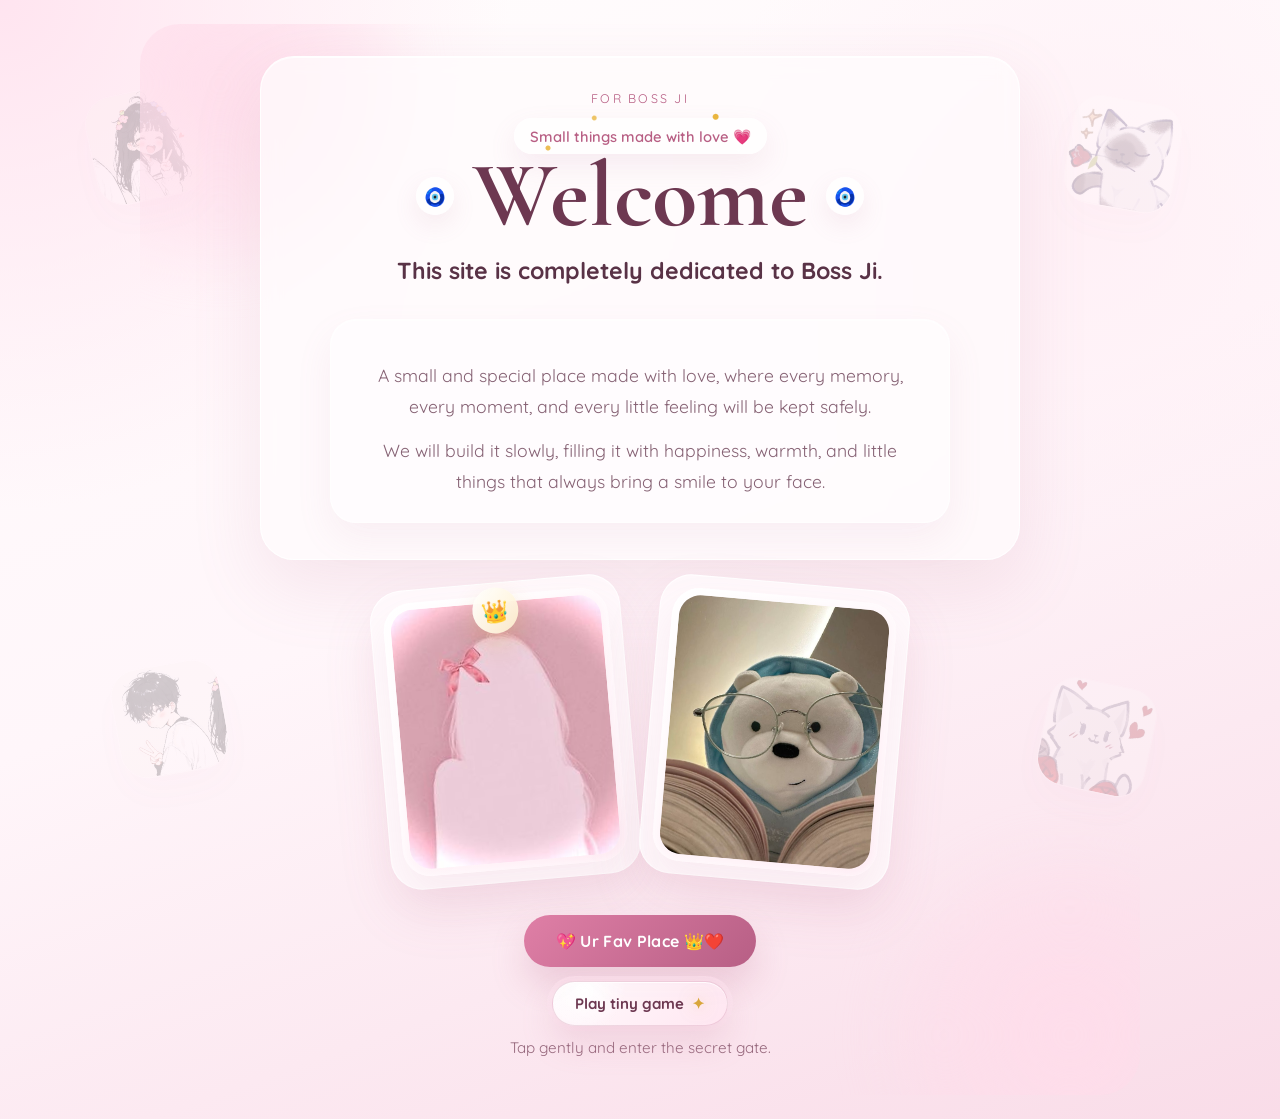
<file: index.html>
<!DOCTYPE html>
<html lang="en">
  <head>
    <meta charset="UTF-8" />
    <meta name="viewport" content="width=device-width, initial-scale=1.0" />
    <title>Welcome Boss Ji</title>
    <link rel="preconnect" href="https://fonts.googleapis.com" />
    <link rel="preconnect" href="https://fonts.gstatic.com" crossorigin />
    <link
      href="https://fonts.googleapis.com/css2?family=Cormorant+Garamond:wght@500;600;700&family=Quicksand:wght@400;500;600;700&display=swap"
      rel="stylesheet"
    />
    <link rel="stylesheet" href="style.css" />
  </head>
  <body class="welcome-page">
    <div class="cursor-spotlight" id="cursorSpotlight" aria-hidden="true"></div>
    <div class="custom-cursor" id="customCursor" aria-hidden="true">
      <span class="custom-cursor-bow">&#127872;</span>
    </div>
    <div class="memory-floats" aria-hidden="true">
      <img class="float-icon float-boy" src="assets/background-icons/match-boy.jpg" alt="" />
      <img class="float-icon float-girl" src="assets/background-icons/match-girl.jpg" alt="" />
      <img class="float-icon float-cat-sleep" src="assets/background-icons/match-cat-sleep.jpg" alt="" />
      <img class="float-icon float-cat-love" src="assets/background-icons/match-cat-love.jpg" alt="" />
    </div>
    <main class="page-shell">
      <section class="hero-card">
        <div class="hero-glow hero-glow-left" aria-hidden="true"></div>
        <div class="hero-glow hero-glow-right" aria-hidden="true"></div>
        <div class="hero-stack">
          <div class="hero-content">
            <div class="hero-text-panel">
              <div class="hero-banner">
                <p class="hero-kicker">For Boss Ji</p>
                <div class="hero-tag-wrap">
                  <div class="hero-tag-sparkles" id="tagSparkles" aria-hidden="true"></div>
                  <div class="hero-tag" id="rotatingTag" aria-live="polite">
                  A little place made only for you &#10024;
                  </div>
                </div>
                <div class="welcome-title-wrap">
                  <span class="welcome-orbit welcome-orbit-left" aria-hidden="true">&#129535;</span>
                  <h1>Welcome</h1>
                  <span class="welcome-orbit welcome-orbit-right" aria-hidden="true">&#129535;</span>
                </div>
                <p class="hero-subtitle">This site is completely dedicated to Boss Ji.</p>
              </div>
              <div class="hero-copy-panel">
                <p class="hero-copy">
                  A small and special place made with love, where every memory,
                  every moment, and every little feeling will be kept safely.
                </p>
                <p class="hero-copy hero-copy-soft">
                  We will build it slowly, filling it with happiness, warmth, and
                  little things that always bring a smile to your face.
                </p>
              </div>
            </div>
          </div>

          <div class="hero-visual" aria-label="Boss Ji memories">
            <div class="visual-strip">
              <div class="visual-card">
                <figure class="photo-frame featured-photo">
                  <span class="crown-badge" aria-hidden="true">&#128081;</span>
                  <img src="assets/boss-ji-pink.jpg" alt="Soft pink portrait illustration" />
                </figure>
              </div>

              <div class="visual-card">
                <figure class="photo-frame">
                  <img src="assets/boss-ji-bear.jpg" alt="Cute teddy with glasses reading a book" />
                </figure>
              </div>
            </div>
          </div>

          <div class="cta-row">
            <button class="main-button" id="openPassword" type="button">
              &#128150; Ur Fav Place &#128081;&#10084;&#65039;
            </button>
            <a class="mini-game-button" href="game.html">
              <span class="pulse-ring pulse-ring-one" aria-hidden="true"></span>
              <span class="pulse-ring pulse-ring-two" aria-hidden="true"></span>
              <span class="pulse-ring pulse-ring-three" aria-hidden="true"></span>
              <span class="mini-game-button-text">Play tiny game</span>
              <span class="mini-game-button-spark" aria-hidden="true">&#10022;</span>
            </a>
            <p class="button-note">Tap gently and enter the secret gate.</p>
          </div>
        </div>
      </section>
    </main>

    <div class="modal-backdrop hidden" id="passwordModal" aria-hidden="true">
      <section
        class="password-card"
        role="dialog"
        aria-modal="true"
        aria-labelledby="passwordTitle"
      >
        <button class="close-button" id="closePassword" type="button" aria-label="Close">
          &times;
        </button>
        <p class="modal-kicker">A tiny secret gate</p>
        <h2 id="passwordTitle">Enter the password</h2>
        <p class="modal-copy">
          A special place deserves a special key. Enter the password to continue.
        </p>
        <form id="passwordForm" class="password-form">
          <label class="sr-only" for="passwordInput">Password</label>
          <input
            id="passwordInput"
            name="password"
            type="password"
            placeholder="Enter password"
            autocomplete="current-password"
          />
          <button class="main-button small" type="submit">Open &#10024;</button>
          <p class="error-message" id="passwordError" aria-live="polite"></p>
        </form>
      </section>
    </div>

    <script src="script.js"></script>
  </body>
</html>
</file>
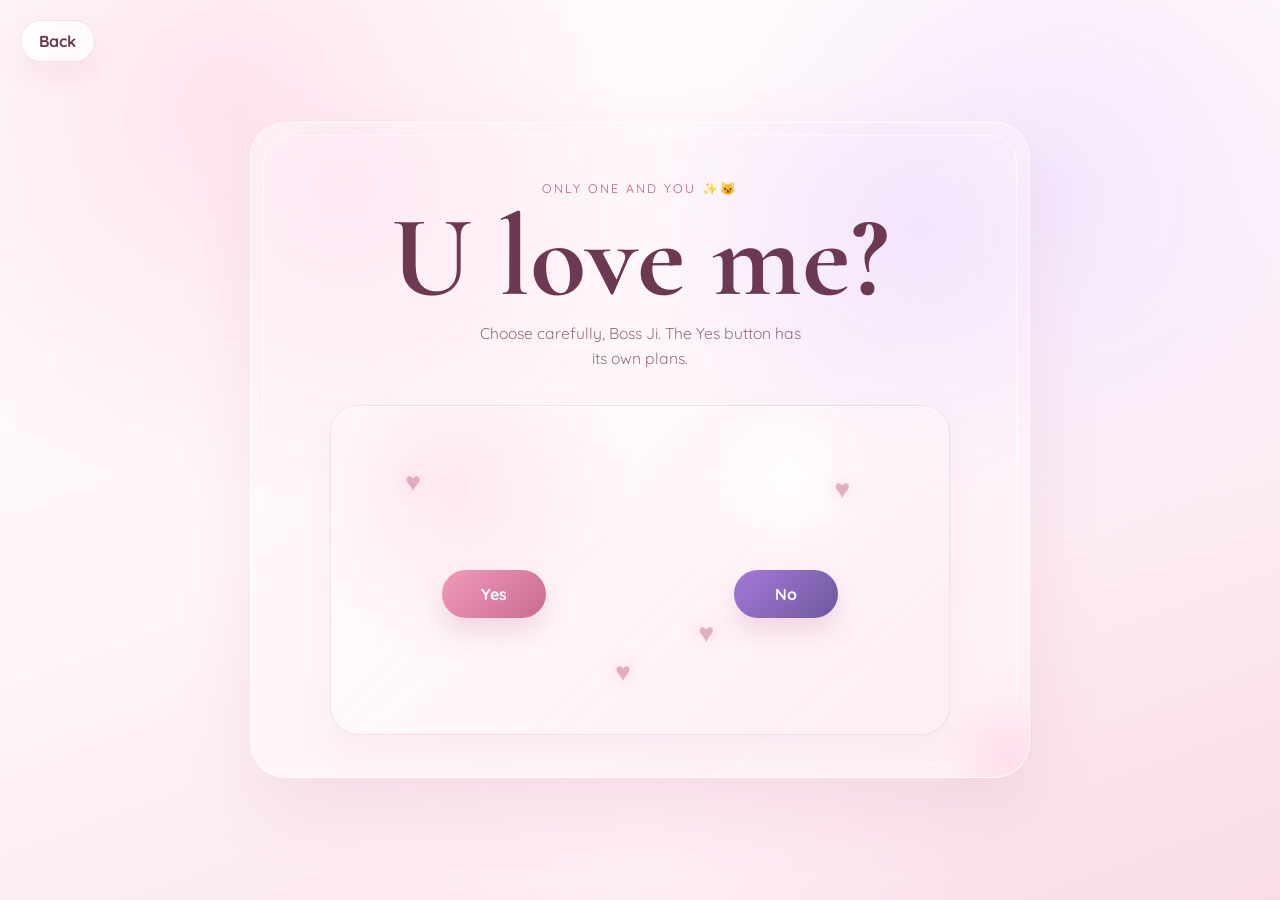
<file: game.html>
<!DOCTYPE html>
<html lang="en">
  <head>
    <meta charset="UTF-8" />
    <meta name="viewport" content="width=device-width, initial-scale=1.0" />
    <title>Tiny Truth Game</title>
    <link rel="preconnect" href="https://fonts.googleapis.com" />
    <link rel="preconnect" href="https://fonts.gstatic.com" crossorigin />
    <link
      href="https://fonts.googleapis.com/css2?family=Cormorant+Garamond:wght@500;600;700&family=Quicksand:wght@400;500;600;700&display=swap"
      rel="stylesheet"
    />
    <link rel="stylesheet" href="style.css" />
  </head>
  <body class="game-page">
    <div class="cursor-spotlight" id="cursorSpotlight" aria-hidden="true"></div>
    <div class="custom-cursor" id="customCursor" aria-hidden="true">
      <span class="custom-cursor-bow">&#127872;</span>
    </div>

    <main class="game-page-shell">
      <a class="back-link" href="index.html">Back</a>
      <section class="game-card game-card-wide" aria-labelledby="loveGameTitle">
        <div class="game-screen" id="loveQuestionScreen">
          <p class="modal-kicker">Only one and you &#10024;&#128572;</p>
          <h1 id="loveGameTitle">U love me?</h1>
          <p class="game-copy">Choose carefully, Boss Ji. The Yes button has its own plans.</p>
          <div class="game-arena game-arena-large" id="gameArena">
            <span class="arena-heart arena-heart-one" aria-hidden="true">&#9829;</span>
            <span class="arena-heart arena-heart-two" aria-hidden="true">&#9829;</span>
            <span class="arena-heart arena-heart-three" aria-hidden="true">&#9829;</span>
            <span class="arena-heart arena-heart-four" aria-hidden="true">&#9829;</span>
            <button class="game-choice yes-choice" id="yesChoice" type="button">
              Yes
            </button>
            <button class="game-choice no-choice" id="noChoice" type="button">
              No
            </button>
          </div>
        </div>
        <div class="game-screen hidden" id="promiseScreen">
          <div class="bloom-burst" aria-hidden="true">
            <span class="bloom bloom-one"></span>
            <span class="bloom bloom-two"></span>
            <span class="bloom bloom-three"></span>
            <span class="bloom bloom-four"></span>
            <span class="bloom bloom-five"></span>
            <span class="bloom bloom-six"></span>
            <span class="bloom bloom-seven"></span>
            <span class="bloom bloom-eight"></span>
            <span class="bloom bloom-nine"></span>
            <span class="bloom bloom-ten"></span>
            <span class="bloom bloom-eleven"></span>
            <span class="bloom bloom-twelve"></span>
            <span class="bloom bloom-thirteen"></span>
            <span class="bloom bloom-fourteen"></span>
            <span class="bloom bloom-fifteen"></span>
            <span class="bloom bloom-sixteen"></span>
            <span class="bloom bloom-seventeen"></span>
            <span class="bloom bloom-eighteen"></span>
            <span class="bloom bloom-nineteen"></span>
            <span class="bloom bloom-twenty"></span>
          </div>
          <p class="modal-kicker">Congratulations</p>
          <h1>Ur promise is alive</h1>
          <div class="promise-note">
            <p>Dont be sad its ok &#128519;&#129655;</p>
            <p>One day definitely u can choose different option &#128520;&#127872;&#128157;</p>
            <p>This game was made to make u happy, nothing else.</p>
            <p>And also u can see screen recording, it didn't took much time. Peace out &#128514;&#127872;&#10024;</p>
          </div>
        </div>
      </section>
    </main>

    <script src="script.js"></script>
  </body>
</html>
</file>
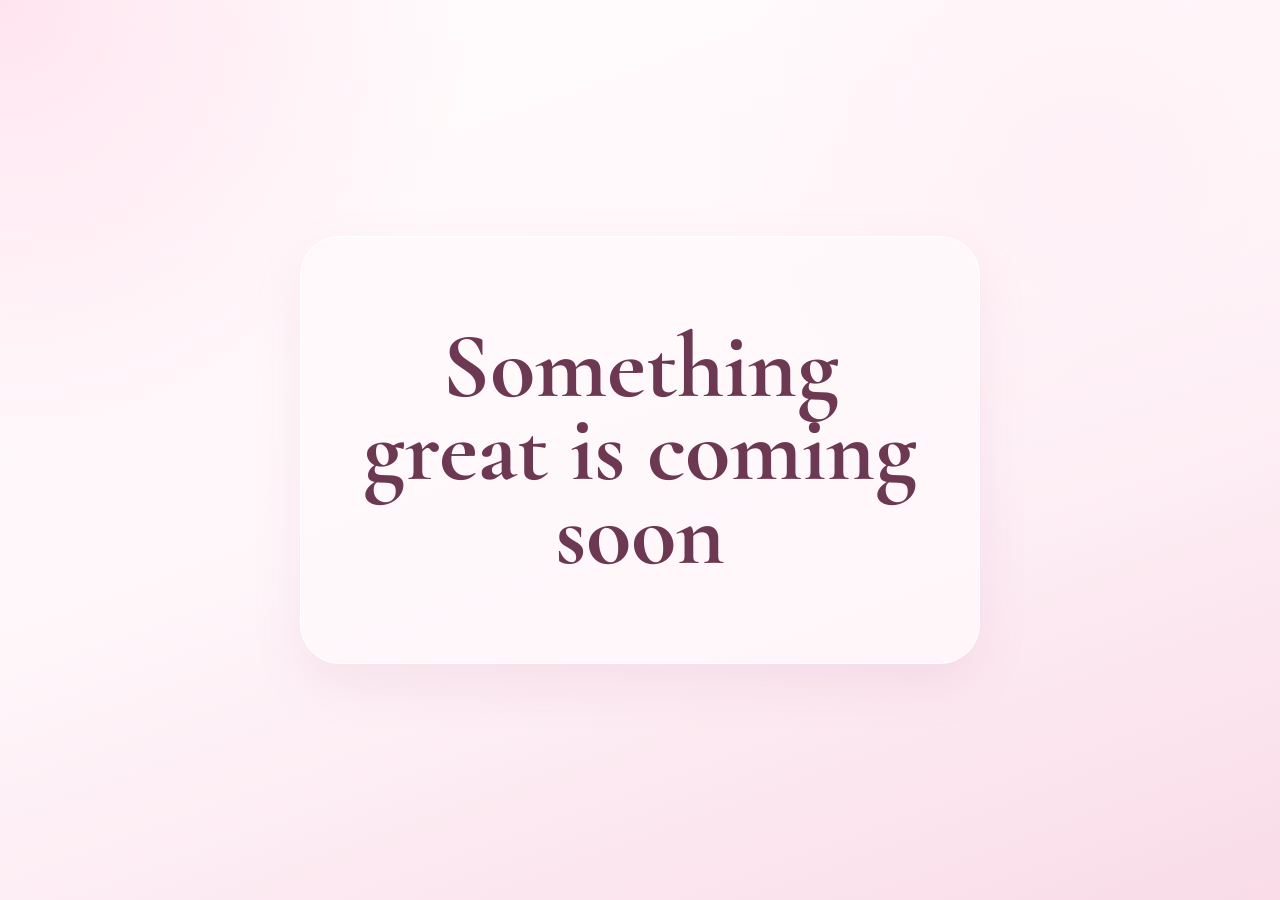
<file: home.html>
<!DOCTYPE html>
<html lang="en">
  <head>
    <meta charset="UTF-8" />
    <meta name="viewport" content="width=device-width, initial-scale=1.0" />
    <title>Boss Ji's Fav Place</title>
    <link rel="preconnect" href="https://fonts.googleapis.com" />
    <link rel="preconnect" href="https://fonts.gstatic.com" crossorigin />
    <link
      href="https://fonts.googleapis.com/css2?family=Cormorant+Garamond:wght@500;600;700&family=Quicksand:wght@400;500;600;700&display=swap"
      rel="stylesheet"
    />
    <link rel="stylesheet" href="style.css" />
  </head>
  <body class="coming-soon-page">
    <div class="cursor-spotlight" id="cursorSpotlight" aria-hidden="true"></div>
    <div class="custom-cursor" id="customCursor" aria-hidden="true">
      <span class="custom-cursor-bow">&#127872;</span>
    </div>
    <main class="coming-soon-shell">
      <div class="coming-soon-card">
        <h1>Something great is coming soon</h1>
      </div>
    </main>
    <script src="script.js"></script>
  </body>
</html>
</file>
<file: style.css>
:root {
  --bg-rose: #fff6fa;
  --bg-blush: #f9dce8;
  --bg-cream: #fffdfd;
  --paper: rgba(255, 250, 252, 0.92);
  --paper-strong: #ffffff;
  --accent-100: #ffe7f1;
  --accent-200: #f5c6d8;
  --accent-400: #d9799f;
  --accent-500: #b85f84;
  --accent-700: #6d3851;
  --gold-500: #d9a63b;
  --text-main: #593246;
  --text-soft: #866274;
  --shadow-soft: 0 28px 70px rgba(193, 118, 151, 0.14);
}

* {
  box-sizing: border-box;
}

html {
  min-height: 100%;
}

body {
  margin: 0;
  min-height: 100vh;
  font-family: "Quicksand", sans-serif;
  color: var(--text-main);
}

.memory-floats {
  position: fixed;
  inset: 0;
  pointer-events: none;
  z-index: 0;
}

.float-icon {
  position: absolute;
  width: 110px;
  height: 110px;
  object-fit: cover;
  border-radius: 28px;
  opacity: 0.2;
  filter: saturate(0.95);
  box-shadow: 0 18px 34px rgba(193, 118, 151, 0.1);
  border: 1px solid rgba(255, 255, 255, 0.55);
}

.float-boy {
  top: 10%;
  left: 7%;
  transform: rotate(-12deg);
}

.float-girl {
  top: 11%;
  right: 8%;
  transform: rotate(10deg);
}

.float-cat-sleep {
  bottom: 14%;
  left: 9%;
  transform: rotate(-10deg);
}

.float-cat-love {
  bottom: 12%;
  right: 10%;
  transform: rotate(12deg);
}

.welcome-page,
.coming-soon-page {
  background:
    radial-gradient(circle at top left, rgba(255, 227, 239, 0.95), transparent 30%),
    radial-gradient(circle at 85% 20%, rgba(255, 240, 246, 0.9), transparent 28%),
    linear-gradient(160deg, var(--bg-cream) 0%, var(--bg-rose) 48%, var(--bg-blush) 100%);
}

.cursor-spotlight {
  position: fixed;
  top: 0;
  left: 0;
  width: 240px;
  height: 240px;
  border-radius: 50%;
  pointer-events: none;
  background: radial-gradient(
    circle,
    rgba(126, 211, 255, 0.52) 0%,
    rgba(126, 211, 255, 0.3) 28%,
    rgba(126, 211, 255, 0.16) 48%,
    rgba(126, 211, 255, 0.05) 68%,
    rgba(126, 211, 255, 0) 78%
  );
  filter: blur(4px);
  transform: translate(-50%, -50%);
  opacity: 0;
  transition: opacity 180ms ease;
  z-index: 1;
}

.cursor-spotlight.is-visible {
  opacity: 1;
}

.custom-cursor {
  position: fixed;
  top: 0;
  left: 0;
  width: 28px;
  height: 28px;
  display: grid;
  place-items: center;
  pointer-events: none;
  transform: translate(-18%, -22%);
  opacity: 0;
  z-index: 30;
  transition: opacity 140ms ease, transform 140ms ease;
}

.custom-cursor.is-visible {
  opacity: 1;
}

.custom-cursor.is-clicking {
  transform: translate(-18%, -22%) scale(0.92);
}

.custom-cursor-bow {
  display: block;
  font-size: 22px;
  line-height: 1;
  filter: drop-shadow(0 3px 8px rgba(184, 95, 132, 0.3));
}

.page-shell,
.coming-soon-shell {
  min-height: 100vh;
  display: grid;
  place-items: center;
  padding: 24px 22px;
}

.hero-card,
.coming-soon-card,
.password-card {
  position: relative;
  width: min(100%, 1200px);
  border-radius: 40px;
}

.hero-card {
  width: min(100%, 1000px);
  padding: 32px 24px 38px;
  overflow: hidden;
  z-index: 2;
}

.hero-card::before,
.coming-soon-card::before,
.password-card::before {
  content: none;
}

.hero-kicker,
.modal-kicker {
  margin: 0 0 12px;
  letter-spacing: 0.18em;
  text-transform: uppercase;
  font-size: 0.78rem;
  color: var(--accent-500);
}

.hero-tag {
  display: inline-flex;
  align-items: center;
  justify-content: center;
  min-height: 36px;
  padding: 8px 16px;
  border-radius: 999px;
  background: rgba(255, 255, 255, 0.8);
  color: var(--accent-500);
  font-size: 0.92rem;
  font-weight: 600;
  box-shadow: 0 12px 28px rgba(192, 112, 149, 0.12);
  transition:
    opacity 220ms ease,
    transform 220ms ease;
}

.hero-tag-wrap {
  position: relative;
  display: inline-flex;
  justify-content: center;
}

.hero-tag-sparkles {
  position: absolute;
  inset: -12px -18px;
  pointer-events: none;
  opacity: 0;
}

.hero-tag-sparkles.is-active {
  opacity: 1;
}

.hero-tag-sparkles::before,
.hero-tag-sparkles::after {
  content: "";
  position: absolute;
  width: 14px;
  height: 14px;
  background:
    radial-gradient(circle, rgba(255, 255, 255, 0.98) 0 24%, transparent 26%),
    linear-gradient(rgba(233, 178, 53, 1), rgba(233, 178, 53, 1)) center / 3px 100% no-repeat,
    linear-gradient(rgba(233, 178, 53, 1), rgba(233, 178, 53, 1)) center / 100% 3px no-repeat;
  filter: drop-shadow(0 0 10px rgba(233, 178, 53, 0.88));
  transform: scale(0.4) rotate(0deg);
  opacity: 0;
}

.hero-tag-sparkles.is-active::before {
  top: -2px;
  right: 8px;
  animation: sparkle-burst 700ms ease forwards;
}

.hero-tag-sparkles.is-active::after {
  bottom: 0;
  left: 10px;
  animation: sparkle-burst 700ms ease 90ms forwards;
}

.hero-tag-sparkles.is-active {
  background:
    radial-gradient(circle at 18% 70%, rgba(233, 178, 53, 0.85) 0 2px, transparent 3px),
    radial-gradient(circle at 76% 18%, rgba(233, 178, 53, 0.95) 0 2.4px, transparent 3.5px),
    radial-gradient(circle at 84% 72%, rgba(255, 255, 255, 0.95) 0 1.8px, transparent 3px),
    radial-gradient(circle at 34% 20%, rgba(233, 178, 53, 0.75) 0 1.8px, transparent 3px);
}

.hero-tag.is-changing {
  opacity: 0.25;
  transform: translateY(4px);
}

@keyframes sparkle-burst {
  0% {
    opacity: 0;
    transform: scale(0.35) rotate(0deg);
  }

  25% {
    opacity: 1;
    transform: scale(1) rotate(18deg);
  }

  100% {
    opacity: 0;
    transform: scale(0.55) translateY(-8px) rotate(28deg);
  }
}

@keyframes float-orbit {
  0%,
  100% {
    transform: translateY(0);
  }

  50% {
    transform: translateY(-7px);
  }
}

h1,
h2 {
  margin: 0;
  font-family: "Cormorant Garamond", serif;
  color: var(--accent-700);
}

.hero-card h1,
.coming-soon-card h1 {
  font-size: clamp(3.2rem, 9vw, 5.8rem);
  line-height: 0.9;
}

.hero-subtitle {
  margin: 18px 0 0;
  max-width: 520px;
  font-size: clamp(1.1rem, 2.5vw, 1.45rem);
  font-weight: 700;
  color: var(--text-main);
}

.hero-copy,
.modal-copy {
  margin: 18px 0 0;
  max-width: 580px;
  font-size: clamp(1rem, 2vw, 1.1rem);
  line-height: 1.8;
  color: var(--text-soft);
}

.hero-copy-soft {
  margin-top: 12px;
  max-width: 540px;
}

.welcome-title-wrap {
  position: relative;
  display: inline-flex;
  align-items: center;
  justify-content: center;
  gap: 18px;
}

.welcome-orbit {
  display: inline-grid;
  place-items: center;
  width: 38px;
  height: 38px;
  border-radius: 50%;
  background: rgba(255, 255, 255, 0.72);
  box-shadow: 0 10px 24px rgba(193, 118, 151, 0.12);
  font-size: 1.1rem;
  animation: float-orbit 2.8s ease-in-out infinite;
}

.welcome-orbit-right {
  animation-delay: 1.2s;
}

.hero-copy-panel {
  width: min(100%, 620px);
  margin: 24px auto 0;
  padding: 22px 22px 24px;
  border-radius: 26px;
  background: rgba(255, 255, 255, 0.38);
  border: 1px solid rgba(255, 255, 255, 0.62);
  box-shadow:
    0 16px 36px rgba(193, 118, 151, 0.09),
    inset 0 1px 0 rgba(255, 255, 255, 0.65);
}

.hero-copy-panel .hero-copy {
  margin-left: auto;
  margin-right: auto;
}

.hero-glow {
  position: absolute;
  width: 360px;
  height: 360px;
  border-radius: 50%;
  background: radial-gradient(circle, rgba(255, 220, 234, 0.9), rgba(255, 220, 234, 0));
  filter: blur(26px);
  pointer-events: none;
}

.hero-glow-left {
  top: -120px;
  left: -100px;
}

.hero-glow-right {
  right: -110px;
  bottom: -120px;
}

.hero-stack {
  position: relative;
  z-index: 2;
  display: flex;
  flex-direction: column;
  align-items: center;
  gap: 22px;
  width: 100%;
}

.hero-content {
  width: 100%;
  text-align: center;
  padding: 0;
  display: flex;
  justify-content: center;
}

.hero-text-panel {
  width: min(100%, 760px);
  max-width: 760px;
  padding: 34px 34px 36px;
  border-radius: 34px;
  background: rgba(255, 251, 253, 0.74);
  border: 1px solid rgba(255, 255, 255, 0.78);
  backdrop-filter: blur(10px);
  box-shadow:
    0 26px 70px rgba(193, 118, 151, 0.14),
    inset 0 1px 0 rgba(255, 255, 255, 0.78);
}

.hero-banner {
  position: relative;
  max-width: 100%;
  padding: 0 0 10px;
  display: flex;
  flex-direction: column;
  align-items: center;
}

.hero-kicker,
.hero-subtitle,
.hero-copy,
.hero-copy-soft,
.button-note {
  text-align: center;
}

.hero-tag {
  margin-inline: auto;
}

.hero-banner::before {
  content: none;
}

.cta-row {
  margin-top: 10px;
  display: grid;
  justify-items: center;
  position: relative;
  z-index: 3;
}

.hero-visual {
  position: relative;
  width: 100%;
  max-width: 520px;
  padding: 0;
  display: flex;
  justify-content: center;
}

.visual-card {
  background: rgba(255, 251, 253, 0.86);
  border: 1px solid rgba(255, 255, 255, 0.84);
  border-radius: 32px;
  box-shadow: 0 24px 54px rgba(193, 118, 151, 0.12);
  padding: 12px;
  transition: transform 180ms ease;
}

.visual-strip {
  display: grid;
  grid-template-columns: repeat(2, minmax(0, 1fr));
  gap: 18px;
  align-items: center;
  justify-content: center;
}

.visual-strip .visual-card:first-child {
  transform: rotate(-5deg);
}

.visual-strip .visual-card:last-child {
  transform: rotate(5deg);
}

.photo-frame {
  position: relative;
  margin: 0;
  width: 100%;
  aspect-ratio: 0.82 / 1;
  border-radius: 28px;
  padding: 7px;
  background: linear-gradient(135deg, rgba(255, 255, 255, 0.98), rgba(255, 236, 244, 0.9));
  box-shadow:
    0 20px 38px rgba(193, 118, 151, 0.1),
    inset 0 1px 8px rgba(255, 255, 255, 0.8);
}

.photo-frame img {
  display: block;
  width: 100%;
  height: 100%;
  object-fit: cover;
  border-radius: 22px;
}

.featured-photo {
  transform: none;
}

.crown-badge {
  position: absolute;
  top: -8px;
  left: 50%;
  transform: translateX(-50%) rotate(-4deg);
  display: grid;
  place-items: center;
  width: 46px;
  height: 46px;
  border-radius: 50%;
  background: linear-gradient(135deg, rgba(255, 255, 255, 0.98), rgba(255, 240, 203, 0.9));
  color: var(--gold-500);
  font-size: 1.35rem;
  box-shadow: 0 12px 24px rgba(217, 166, 59, 0.24);
}

.main-button {
  margin-top: 0;
  border: 0;
  border-radius: 999px;
  background: linear-gradient(135deg, #df7fa6, #b75f85);
  color: #fff;
  padding: 16px 32px;
  font-size: 1rem;
  font-weight: 700;
  font-family: inherit;
  letter-spacing: 0.02em;
  box-shadow: 0 18px 35px rgba(183, 95, 133, 0.22);
  cursor: pointer;
  transition:
    transform 180ms ease,
    box-shadow 180ms ease,
    filter 180ms ease;
}

.main-button:hover,
.main-button:focus-visible {
  transform: translateY(-2px) scale(1.01);
  box-shadow: 0 22px 40px rgba(186, 93, 135, 0.3);
  filter: saturate(1.08);
  outline: none;
}

.button-note {
  margin: 12px 0 0;
  font-size: 0.95rem;
  color: rgba(111, 56, 81, 0.72);
}

.mini-game-button {
  position: relative;
  isolation: isolate;
  display: inline-flex;
  align-items: center;
  justify-content: center;
  margin-top: 14px;
  border: 1px solid rgba(184, 95, 132, 0.22);
  border-radius: 999px;
  background:
    radial-gradient(circle at 18% 20%, rgba(255, 255, 255, 0.95), transparent 28%),
    linear-gradient(135deg, rgba(255, 255, 255, 0.86), rgba(255, 229, 241, 0.86));
  color: var(--accent-700);
  padding: 12px 22px;
  font-family: inherit;
  font-size: 0.94rem;
  font-weight: 700;
  text-decoration: none;
  overflow: visible;
  box-shadow:
    0 16px 34px rgba(193, 118, 151, 0.2),
    0 0 0 5px rgba(255, 231, 241, 0.44),
    inset 0 1px 0 rgba(255, 255, 255, 0.8);
  cursor: pointer;
  transition:
    transform 180ms ease,
    box-shadow 180ms ease,
    background 180ms ease;
  animation: button-breathe 2.6s ease-in-out infinite;
}

.mini-game-button:hover,
.mini-game-button:focus-visible {
  transform: translateY(-2px);
  background: rgba(255, 255, 255, 0.94);
  box-shadow: 0 16px 30px rgba(193, 118, 151, 0.16);
  outline: none;
}

.mini-game-button-text,
.mini-game-button-spark {
  position: relative;
  z-index: 2;
}

.mini-game-button-spark {
  display: inline-block;
  margin-left: 8px;
  color: var(--gold-500);
  filter: drop-shadow(0 0 8px rgba(217, 166, 59, 0.5));
  animation: sparkle-twirl 1.8s ease-in-out infinite;
}

.pulse-ring {
  position: absolute;
  inset: -10px;
  z-index: -1;
  border-radius: inherit;
  border: 2px solid rgba(198, 88, 134, 0.6);
  box-shadow: 0 0 22px rgba(216, 111, 153, 0.34);
  opacity: 0;
  pointer-events: none;
  animation: soft-ring 2.1s ease-out infinite;
}

.pulse-ring-two {
  animation-delay: 0.8s;
}

.pulse-ring-three {
  animation-delay: 1.6s;
}

@keyframes soft-ring {
  0% {
    opacity: 0.9;
    transform: scale(0.94);
  }

  45% {
    opacity: 0.42;
  }

  70%,
  100% {
    opacity: 0;
    transform: scale(1.82);
  }
}

@keyframes sparkle-twirl {
  0%,
  100% {
    transform: translateY(0) rotate(0deg) scale(1);
  }

  50% {
    transform: translateY(-2px) rotate(20deg) scale(1.16);
  }
}

@keyframes button-breathe {
  0%,
  100% {
    box-shadow:
      0 12px 26px rgba(193, 118, 151, 0.1),
      inset 0 1px 0 rgba(255, 255, 255, 0.8);
  }

  50% {
    box-shadow:
      0 20px 42px rgba(193, 118, 151, 0.3),
      0 0 0 8px rgba(255, 221, 237, 0.62),
      0 0 26px rgba(220, 113, 156, 0.3),
      inset 0 1px 0 rgba(255, 255, 255, 0.9);
  }
}

.main-button.small {
  width: 100%;
  margin-top: 8px;
}

.modal-backdrop {
  position: fixed;
  inset: 0;
  display: grid;
  place-items: center;
  padding: 18px;
  background: rgba(111, 56, 81, 0.28);
  backdrop-filter: blur(10px);
  z-index: 10;
}

.modal-backdrop.hidden {
  display: none;
}

.password-card {
  width: min(100%, 440px);
  padding: 34px 24px 28px;
  text-align: center;
  background: rgba(255, 250, 252, 0.92);
  border: 1px solid rgba(255, 255, 255, 0.84);
  box-shadow: var(--shadow-soft);
}

.game-card {
  position: relative;
  width: min(100%, 500px);
  min-height: 360px;
  padding: 36px 24px 28px;
  border-radius: 36px;
  text-align: center;
  overflow: hidden;
  background:
    radial-gradient(circle at 12% 10%, rgba(255, 232, 243, 0.96), transparent 36%),
    radial-gradient(circle at 86% 16%, rgba(241, 226, 255, 0.86), transparent 32%),
    linear-gradient(145deg, rgba(255, 250, 252, 0.96), rgba(255, 241, 247, 0.93));
  border: 1px solid rgba(255, 255, 255, 0.84);
  box-shadow: var(--shadow-soft);
}

.game-page {
  background:
    radial-gradient(circle at 18% 12%, rgba(255, 227, 239, 0.96), transparent 30%),
    radial-gradient(circle at 82% 22%, rgba(241, 226, 255, 0.78), transparent 28%),
    radial-gradient(circle at 50% 92%, rgba(255, 238, 246, 0.95), transparent 34%),
    linear-gradient(160deg, var(--bg-cream) 0%, var(--bg-rose) 48%, var(--bg-blush) 100%);
}

.game-page-shell {
  position: relative;
  min-height: 100vh;
  display: grid;
  place-items: center;
  padding: 34px 22px;
}

.back-link {
  position: fixed;
  top: 20px;
  left: 20px;
  z-index: 4;
  display: inline-flex;
  align-items: center;
  justify-content: center;
  min-height: 42px;
  padding: 10px 18px;
  border-radius: 999px;
  background: rgba(255, 255, 255, 0.76);
  border: 1px solid rgba(184, 95, 132, 0.16);
  color: var(--accent-700);
  text-decoration: none;
  font-weight: 800;
  box-shadow: 0 14px 28px rgba(193, 118, 151, 0.1);
}

.game-card-wide {
  width: min(100%, 780px);
  min-height: 620px;
  padding: 58px 34px 42px;
}

.game-card::before {
  content: "";
  position: absolute;
  inset: 12px;
  border-radius: 28px;
  border: 1px solid rgba(255, 255, 255, 0.58);
  pointer-events: none;
}

.game-card::after {
  content: "";
  position: absolute;
  width: 150px;
  height: 150px;
  right: -56px;
  bottom: -54px;
  border-radius: 50%;
  background: radial-gradient(circle, rgba(255, 215, 232, 0.74), transparent 68%);
  pointer-events: none;
}

.game-screen {
  position: relative;
  z-index: 2;
}

.game-card h2 {
  font-size: clamp(2.4rem, 9vw, 4.2rem);
  line-height: 0.96;
}

.game-card h1 {
  margin: 0;
  font-family: "Cormorant Garamond", serif;
  color: var(--accent-700);
  font-size: clamp(3.6rem, 12vw, 7.2rem);
  line-height: 0.86;
}

.game-copy {
  max-width: 330px;
  margin: 14px auto 0;
  color: rgba(111, 56, 81, 0.72);
  font-size: 0.98rem;
  line-height: 1.6;
}

.promise-note {
  width: min(100%, 560px);
  margin: 24px auto 0;
  padding: 22px 24px;
  border-radius: 28px;
  background: rgba(255, 255, 255, 0.62);
  border: 1px solid rgba(255, 255, 255, 0.78);
  box-shadow:
    0 18px 42px rgba(193, 118, 151, 0.1),
    inset 0 1px 0 rgba(255, 255, 255, 0.78);
}

.promise-note p {
  margin: 0;
  font-family: "Cormorant Garamond", serif;
  color: var(--accent-700);
  font-size: clamp(1.35rem, 4vw, 2rem);
  font-weight: 700;
  line-height: 1.25;
}

.promise-note p + p {
  margin-top: 12px;
}

.game-screen.hidden {
  display: none;
}

.game-arena {
  position: relative;
  width: min(100%, 390px);
  height: 190px;
  margin: 28px auto 0;
  border-radius: 28px;
  background:
    radial-gradient(circle at 74% 22%, rgba(255, 255, 255, 0.82), transparent 16%),
    radial-gradient(circle at 20% 25%, rgba(255, 231, 241, 0.96), transparent 32%),
    linear-gradient(135deg, rgba(255, 255, 255, 0.72), rgba(255, 236, 244, 0.6));
  border: 1px solid rgba(184, 95, 132, 0.14);
  overflow: hidden;
  box-shadow:
    inset 0 1px 0 rgba(255, 255, 255, 0.82),
    0 16px 34px rgba(193, 118, 151, 0.08);
}

.game-arena-large {
  width: min(100%, 620px);
  height: 330px;
  margin-top: 34px;
}

.arena-heart {
  position: absolute;
  color: rgba(184, 95, 132, 0.44);
  font-size: 1.65rem;
  text-shadow: 0 0 16px rgba(255, 179, 210, 0.7);
  animation: heart-float 3.2s ease-in-out infinite;
}

.arena-heart-one {
  left: 12%;
  top: 18%;
}

.arena-heart-two {
  right: 16%;
  top: 20%;
  animation-delay: 0.7s;
}

.arena-heart-three {
  left: 46%;
  bottom: 14%;
  animation-delay: 1.4s;
}

.arena-heart-four {
  right: 38%;
  bottom: 26%;
  animation-delay: 2s;
}

@keyframes heart-float {
  0%,
  100% {
    transform: translateY(0) scale(1);
    opacity: 0.5;
  }

  50% {
    transform: translateY(-13px) scale(1.18);
    opacity: 0.82;
  }
}

.game-choice {
  position: absolute;
  min-width: 104px;
  min-height: 48px;
  border: 0;
  border-radius: 999px;
  padding: 12px 22px;
  font-family: inherit;
  font-size: 1rem;
  font-weight: 800;
  color: #fff;
  box-shadow: 0 14px 28px rgba(183, 95, 133, 0.2);
  transition:
    left 170ms ease,
    top 170ms ease,
    transform 160ms ease,
    box-shadow 160ms ease;
}

.game-choice:hover,
.game-choice:focus-visible {
  transform: translateY(-2px);
  box-shadow: 0 18px 34px rgba(183, 95, 133, 0.27);
  outline: none;
}

.yes-choice {
  left: 18%;
  top: 50%;
  background: linear-gradient(135deg, #f19ab9, #c86c92);
}

.yes-choice::after {
  content: "\1F608";
  position: absolute;
  right: -10px;
  top: -14px;
  display: grid;
  place-items: center;
  width: 34px;
  height: 34px;
  border-radius: 50%;
  background: rgba(255, 255, 255, 0.94);
  box-shadow: 0 10px 24px rgba(111, 56, 81, 0.18);
  font-size: 1.12rem;
  opacity: 0;
  transform: scale(0.35) rotate(-18deg);
  transition:
    opacity 90ms ease,
    transform 120ms ease;
}

.yes-choice.is-devil::after {
  opacity: 1;
  transform: scale(1) rotate(8deg);
}

.no-choice {
  right: 18%;
  top: 50%;
  background: linear-gradient(135deg, #a479d9, #6e589d);
}

#promiseScreen {
  display: grid;
  min-height: 270px;
  place-content: center;
  overflow: hidden;
}

#promiseScreen.hidden {
  display: none;
}

.bloom-burst {
  position: absolute;
  inset: 0;
  pointer-events: none;
  z-index: -1;
}

.bloom {
  position: absolute;
  left: 50%;
  top: 52%;
  width: 13px;
  height: 13px;
  border-radius: 50%;
  background: #e77fac;
  box-shadow:
    0 0 16px rgba(231, 127, 172, 0.8),
    0 0 30px rgba(255, 214, 231, 0.9);
  opacity: 0;
  animation: bloom-pop 1.9s ease-out infinite;
}

.bloom-two {
  background: #d9a63b;
  animation-delay: 0.08s;
  --bloom-x: -116px;
  --bloom-y: -92px;
}

.bloom-three {
  background: #c28bee;
  animation-delay: 0.16s;
  --bloom-x: 128px;
  --bloom-y: -88px;
}

.bloom-four {
  background: #ff9fc3;
  animation-delay: 0.24s;
  --bloom-x: -150px;
  --bloom-y: 20px;
}

.bloom-five {
  background: #ffd6e7;
  animation-delay: 0.32s;
  --bloom-x: 146px;
  --bloom-y: 30px;
}

.bloom-six {
  background: #d9a63b;
  animation-delay: 0.4s;
  --bloom-x: -76px;
  --bloom-y: 118px;
}

.bloom-seven {
  background: #e77fac;
  animation-delay: 0.48s;
  --bloom-x: 86px;
  --bloom-y: 124px;
}

.bloom-eight {
  background: #ffffff;
  animation-delay: 0.56s;
  --bloom-x: 0;
  --bloom-y: -138px;
}

.bloom-nine {
  background: #c28bee;
  animation-delay: 0.64s;
  --bloom-x: -190px;
  --bloom-y: -28px;
}

.bloom-ten {
  background: #ff9fc3;
  animation-delay: 0.72s;
  --bloom-x: 190px;
  --bloom-y: -18px;
}

.bloom-eleven {
  background: #ffffff;
  animation-delay: 0.8s;
  --bloom-x: -48px;
  --bloom-y: -184px;
}

.bloom-twelve {
  background: #d9a63b;
  animation-delay: 0.88s;
  --bloom-x: 54px;
  --bloom-y: -182px;
}

.bloom-thirteen {
  background: #e77fac;
  animation-delay: 0.96s;
  --bloom-x: -224px;
  --bloom-y: 50px;
}

.bloom-fourteen {
  background: #c28bee;
  animation-delay: 1.04s;
  --bloom-x: 226px;
  --bloom-y: 58px;
}

.bloom-fifteen {
  background: #ffd6e7;
  animation-delay: 1.12s;
  --bloom-x: -148px;
  --bloom-y: 154px;
}

.bloom-sixteen {
  background: #ff9fc3;
  animation-delay: 1.2s;
  --bloom-x: 154px;
  --bloom-y: 158px;
}

.bloom-seventeen {
  background: #ffffff;
  animation-delay: 1.28s;
  --bloom-x: -214px;
  --bloom-y: -112px;
}

.bloom-eighteen {
  background: #d9a63b;
  animation-delay: 1.36s;
  --bloom-x: 214px;
  --bloom-y: -116px;
}

.bloom-nineteen {
  background: #c28bee;
  animation-delay: 1.44s;
  --bloom-x: -10px;
  --bloom-y: 204px;
}

.bloom-twenty {
  background: #e77fac;
  animation-delay: 1.52s;
  --bloom-x: 16px;
  --bloom-y: -222px;
}

.bloom-one {
  --bloom-x: 0;
  --bloom-y: 142px;
}

@keyframes bloom-pop {
  0% {
    opacity: 0;
    transform: translate(-50%, -50%) scale(0.3);
  }

  18% {
    opacity: 1;
  }

  72% {
    opacity: 0.9;
    transform: translate(calc(-50% + var(--bloom-x)), calc(-50% + var(--bloom-y))) scale(1);
  }

  100% {
    opacity: 0;
    transform: translate(calc(-50% + var(--bloom-x)), calc(-50% + var(--bloom-y))) scale(0.2);
  }
}

.close-button {
  position: absolute;
  top: 16px;
  right: 16px;
  width: 36px;
  height: 36px;
  border-radius: 50%;
  border: 0;
  background: rgba(255, 240, 246, 0.96);
  color: var(--accent-700);
  font-size: 1.5rem;
  cursor: pointer;
}

.password-form {
  margin-top: 20px;
}

.password-form input {
  width: 100%;
  border: 1px solid rgba(184, 95, 132, 0.22);
  border-radius: 18px;
  background: rgba(255, 255, 255, 0.84);
  padding: 14px 16px;
  font: inherit;
  color: var(--text-main);
  transition: border-color 180ms ease, box-shadow 180ms ease;
}

.password-form input:focus {
  outline: none;
  border-color: rgba(184, 95, 132, 0.62);
  box-shadow: 0 0 0 4px rgba(229, 126, 167, 0.14);
}

.error-message {
  min-height: 1.4em;
  margin: 12px 4px 0;
  color: #8e4a3d;
  font-size: 0.94rem;
}

.coming-soon-card {
  width: min(100%, 680px);
  padding: 88px 32px;
  text-align: center;
  background: rgba(255, 249, 252, 0.8);
  border: 1px solid rgba(255, 255, 255, 0.85);
  box-shadow: 0 20px 50px rgba(192, 112, 149, 0.12);
}

.coming-soon-card h1 {
  max-width: 560px;
  margin: 0 auto;
}

.sr-only {
  position: absolute;
  width: 1px;
  height: 1px;
  padding: 0;
  margin: -1px;
  overflow: hidden;
  clip: rect(0, 0, 0, 0);
  white-space: nowrap;
  border: 0;
}

@media (max-width: 640px) {
  .float-icon {
    width: 74px;
    height: 74px;
    opacity: 0.16;
    border-radius: 22px;
  }

  .float-boy {
    top: 8%;
    left: 3%;
  }

  .float-girl {
    top: 9%;
    right: 3%;
  }

  .float-cat-sleep {
    bottom: 18%;
    left: 4%;
  }

  .float-cat-love {
    bottom: 18%;
    right: 4%;
  }

  .cursor-spotlight {
    width: 190px;
    height: 190px;
  }

  .hero-card {
    padding: 16px 0 24px;
  }

  .hero-stack {
    gap: 22px;
  }

  .hero-content {
    padding: 10px 2px 0;
  }

  .hero-text-panel {
    width: min(100%, 100%);
    padding: 26px 18px 28px;
  }

  .welcome-title-wrap {
    gap: 10px;
  }

  .welcome-orbit {
    width: 32px;
    height: 32px;
    font-size: 1rem;
  }

  .hero-copy-panel {
    padding: 18px 16px 20px;
  }

  .hero-subtitle,
  .hero-copy,
  .hero-copy-soft {
    margin-left: auto;
    margin-right: auto;
  }

  .hero-visual {
    padding: 0;
    max-width: 320px;
  }

  .visual-strip {
    grid-template-columns: 1fr;
    gap: 14px;
  }

  .visual-card {
    max-width: 330px;
    margin-inline: auto;
    transform: none !important;
  }

  .mini-note {
    text-align: center;
  }

  .hero-copy,
  .modal-copy {
    line-height: 1.7;
  }

  .main-button {
    width: 100%;
  }

  .mini-game-button {
    width: 100%;
  }

  .cta-row {
    display: grid;
    justify-items: center;
  }

  .game-card {
    min-height: 340px;
    padding: 34px 18px 24px;
  }

  .game-page-shell {
    padding: 74px 14px 24px;
  }

  .back-link {
    top: 14px;
    left: 14px;
  }

  .game-card-wide {
    min-height: 560px;
  }

  .game-arena {
    height: 180px;
  }

  .game-arena-large {
    height: 300px;
  }

  .game-choice {
    min-width: 88px;
    min-height: 46px;
    padding: 11px 18px;
  }

  .yes-choice {
    left: 8%;
  }

  .no-choice {
    right: 8%;
  }
}

@media (hover: hover) and (pointer: fine) {
  body,
  button,
  input,
  a,
  textarea,
  select {
    cursor: none !important;
  }
}
</file>
